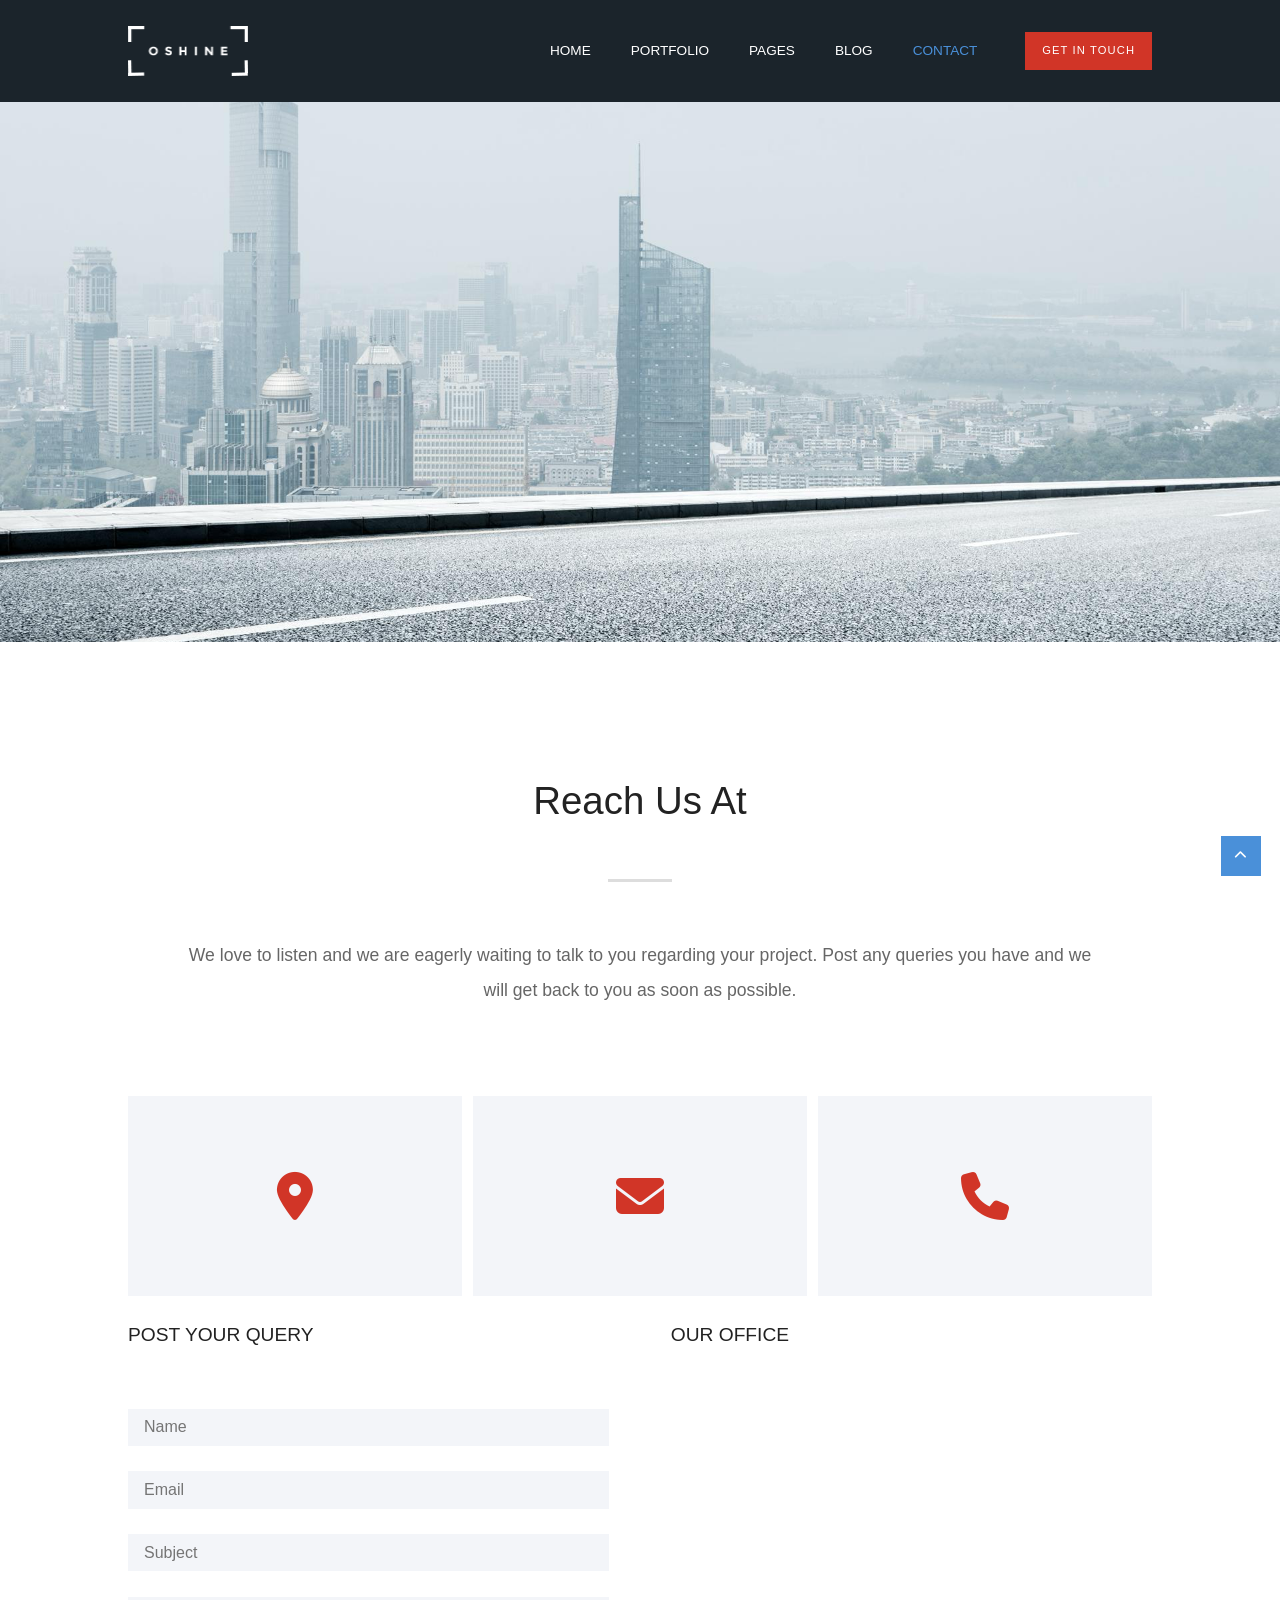
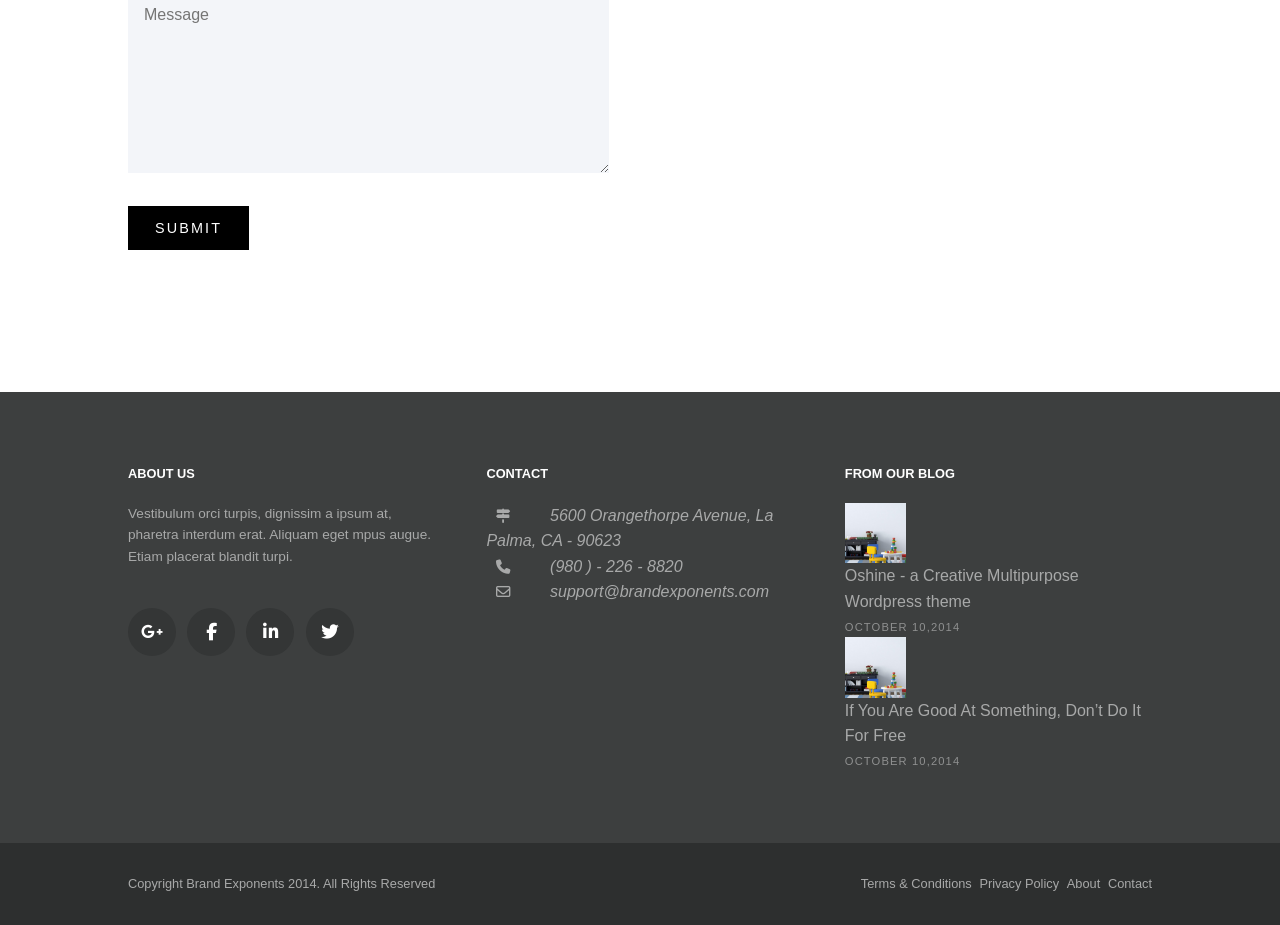
<file: contato.html>
<!DOCTYPE html>
<html lang="en">
<head>
    <meta charset="UTF-8">
    <meta name="viewport" content="width=device-width, initial-scale=1.0">
    <title>Contact Oshine Version 9</title>
    <link rel="stylesheet" href="https://cdnjs.cloudflare.com/ajax/libs/font-awesome/6.5.1/css/all.min.css">
    <link rel="stylesheet" href="Assets/style.css">
</head>
<body>

    <header class="cabecalho">
        <a class="logo" href="home.html">
            <img src="Assets/imgs/Logo.Branco.png" alt="Oshine - Version 9">
        </a>

        <nav class="menu" >
            <ul>
                <li><a href="home.html">Home</a></li>
                <li><a href="portfolio.html">Portfolio</a></li>
                <li><a href="#">Pages</a></li>
                <li><a href="#">Blog</a></li>
                <li><a href="contato.html" class="ativo">Contact</a></li>
            </ul>
        </nav>

        <a class="botao-contato" href="#contato">Get in touch</a>
    </header>


    <main>

        <section class="imagem-contato">
            <img src="Assets/imgs/foto23.png" alt="">
        </section>


        <section class="contato-intro">
            <h1>Reach Us At</h1>
            <hr>
            <p>We love to listen and we are eagerly waiting to talk to you regarding your project. Post any queries you have and we will get back to you as soon as possible.</p>

            <div class="dados-contato">
                <a class="caixa-contato" href="#" title="66 Nicholson Street, New England, NY 16589">
                    <i class="fa-solid fa-location-dot"></i>
                </a>
                <a class="caixa-contato" href="mailto:support@brandexponents.com" title="support@brandexponents.com">
                    <i class="fa-solid fa-envelope"></i>
                </a>
                <a class="caixa-contato" href="tel:+0012345678" title="+001-234-5678">
                    <i class="fa-solid fa-phone"></i>
                </a>
            </div>
        </section>


        <section class="contato-corpo">

            <form class="formulario" action="#" method="post">
                <h2>Post Your Query</h2>

                <div class="campo">
                    <input type="text" name="nome" placeholder="Name">
                </div>

                <div class="campo">
                    <input type="email" name="email" placeholder="Email">
                </div>

                <div class="campo">
                    <input type="text" name="assunto" placeholder="Subject">
                </div>

                <div class="campo">
                    <textarea name="mensagem" placeholder="Message"></textarea>
                </div>

                <button class="botao botao-preto" type="submit">Submit</button>
            </form>

            <div class="escritorio">
                <h2>Our Office</h2>
<iframe class="mapa" src="https://www.google.com/maps?q=Hidalgo+775,+C1405BCK+Ciudad+Autonoma+de+Buenos+Aires&output=embed" title="Map of our office" loading="lazy"></iframe>            </div>

        </section>

    </main>


    <footer class="rodape" id="contato">
 
        <div class="rodape-colunas">
 
            <section class="coluna">
                <h3>About us</h3>
                <p>Vestibulum orci turpis, dignissim a ipsum at, pharetra interdum erat. Aliquam eget mpus augue. Etiam placerat blandit turpi.</p>
                <ul class="redes">
                    <li><a href="#" title="Google Plus"><i class="fa-brands fa-google-plus-g"></i></a></li>
                    <li><a href="#" title="Facebook"><i class="fa-brands fa-facebook-f"></i></a></li>
                    <li><a href="#" title="LinkedIn"><i class="fa-brands fa-linkedin-in"></i></a></li>
                    <li><a href="#" title="Twitter"><i class="fa-brands fa-twitter"></i></a></li>
                </ul>
            </section>
 
            <section class="coluna">
                <h3>Contact</h3>
                <address>
                    <section class="contato">
                        <div>
                        <i class="fa-solid fa-signs-post icone"></i>
                    <span>5600 Orangethorpe Avenue, La Palma, CA - 90623</span>
                        </div>
                        <div>
                            <i class="fa-solid fa-phone icone"></i>
                            <span>(980 ) - 226 - 8820</span>
                        </div>
                        <div>
                     <i class="fa-regular fa-envelope icone"></i>
                         <a href="mailto:support@brandexponents.com">support@brandexponents.com</a>
                        </div>
                    </section>
                </address>
            </section>
 
            <section class="coluna">
                <h3>From our blog</h3>
                <section class="blog-lista">
                    <div>
                        <a href="#"><img src="Assets/imgs/foto16.png" alt=""></a>
                        <div>
                     <a href="#">Oshine - a Creative Multipurpose Wordpress theme</a>
                     <p>October 10,2014</p>
                        </div>
                    </div>
                    <div>
                        <a href="#"><img src="Assets/imgs/foto16.png" alt=""></a>
                        <div>
                      <a href="#">If You Are Good At Something, Don’t Do It For Free</a>
                     <p>October 10,2014</p>
                        </div>
                    </div>
                </section>
            </section>
 
        </div>
 
        <div class="rodape-final">
            <p>Copyright Brand Exponents 2014. All Rights Reserved</p>
            <nav >
                <ul>
                    <li><a href="#">Terms &amp; Conditions</a></li>
                    <li><a href="#">Privacy Policy</a></li>
                    <li><a href="#">About</a></li>
                    <li><a href="#">Contact</a></li>
                </ul>
            </nav>
        </div>
 
        <a class="topo" href="#" title="Voltar ao topo"><i class="fa-solid fa-chevron-up"></i></a>
 
    </footer>

</body>
</html>
</file>
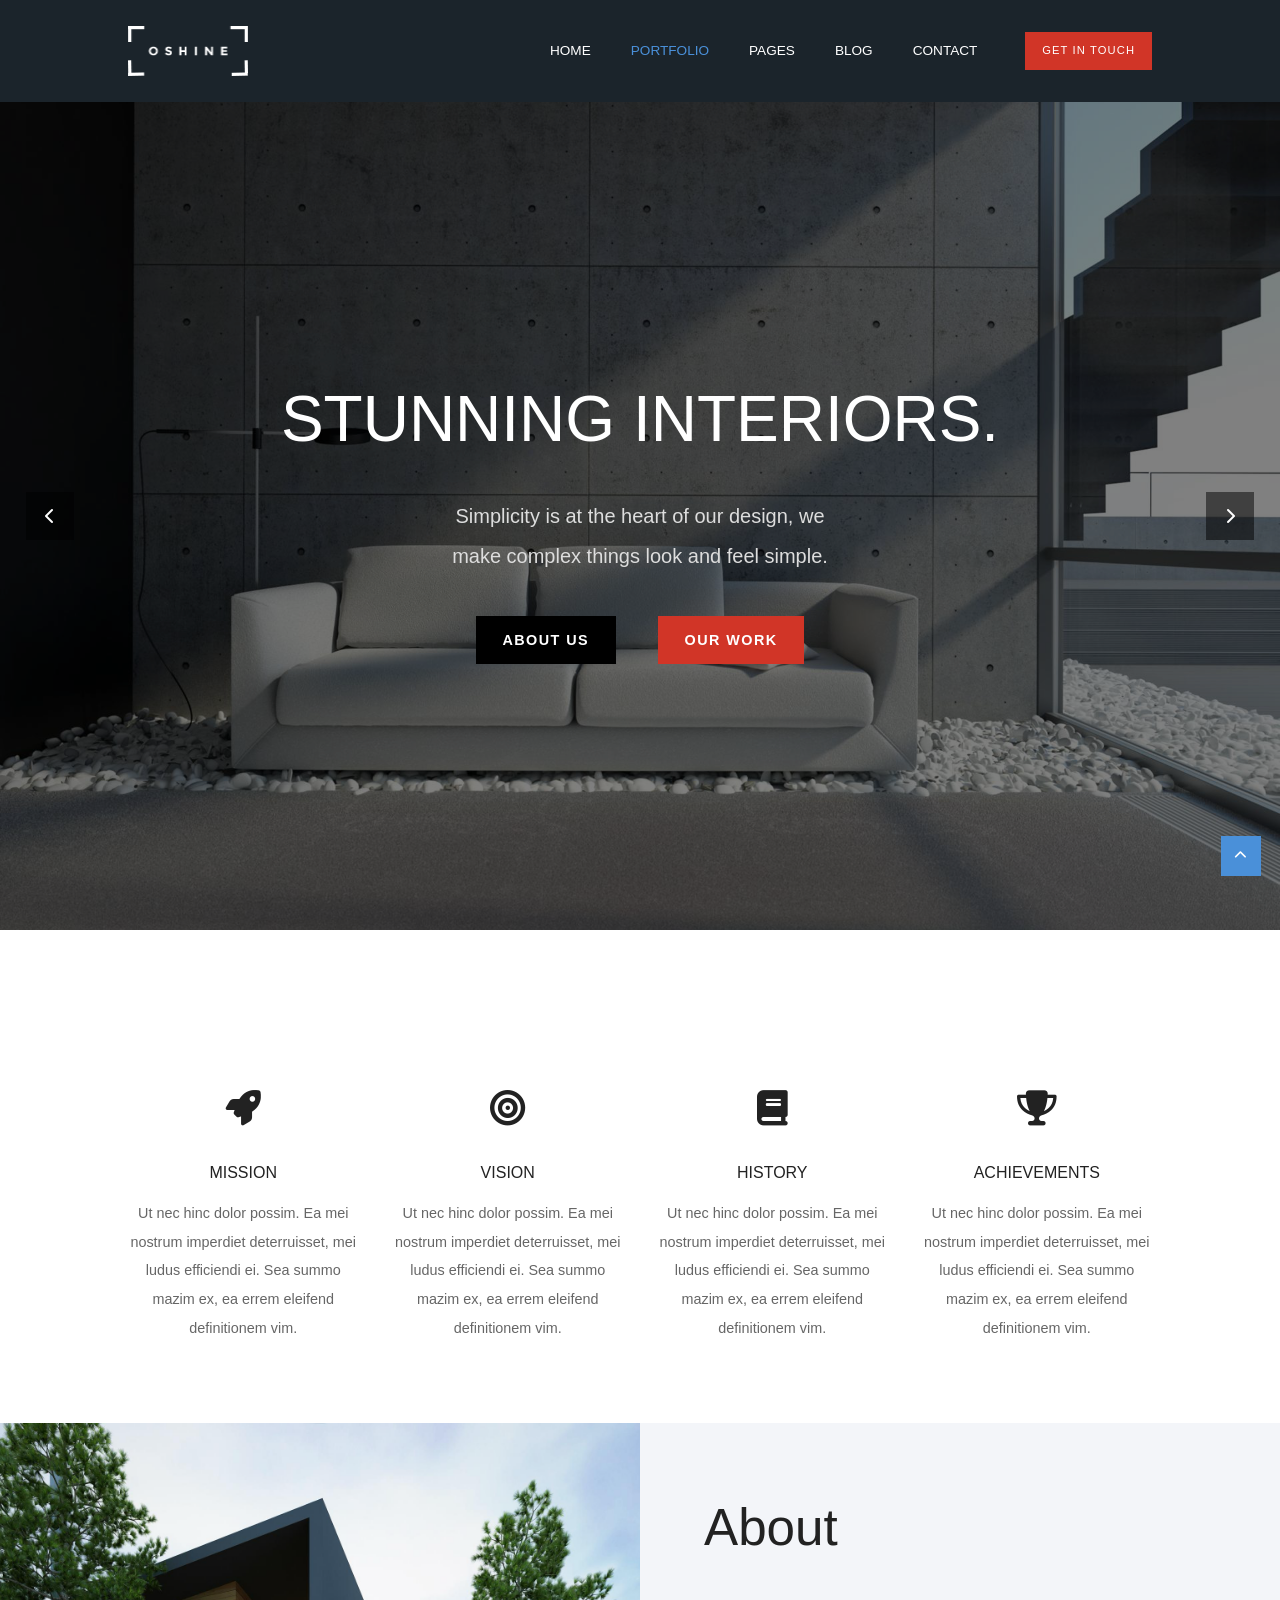
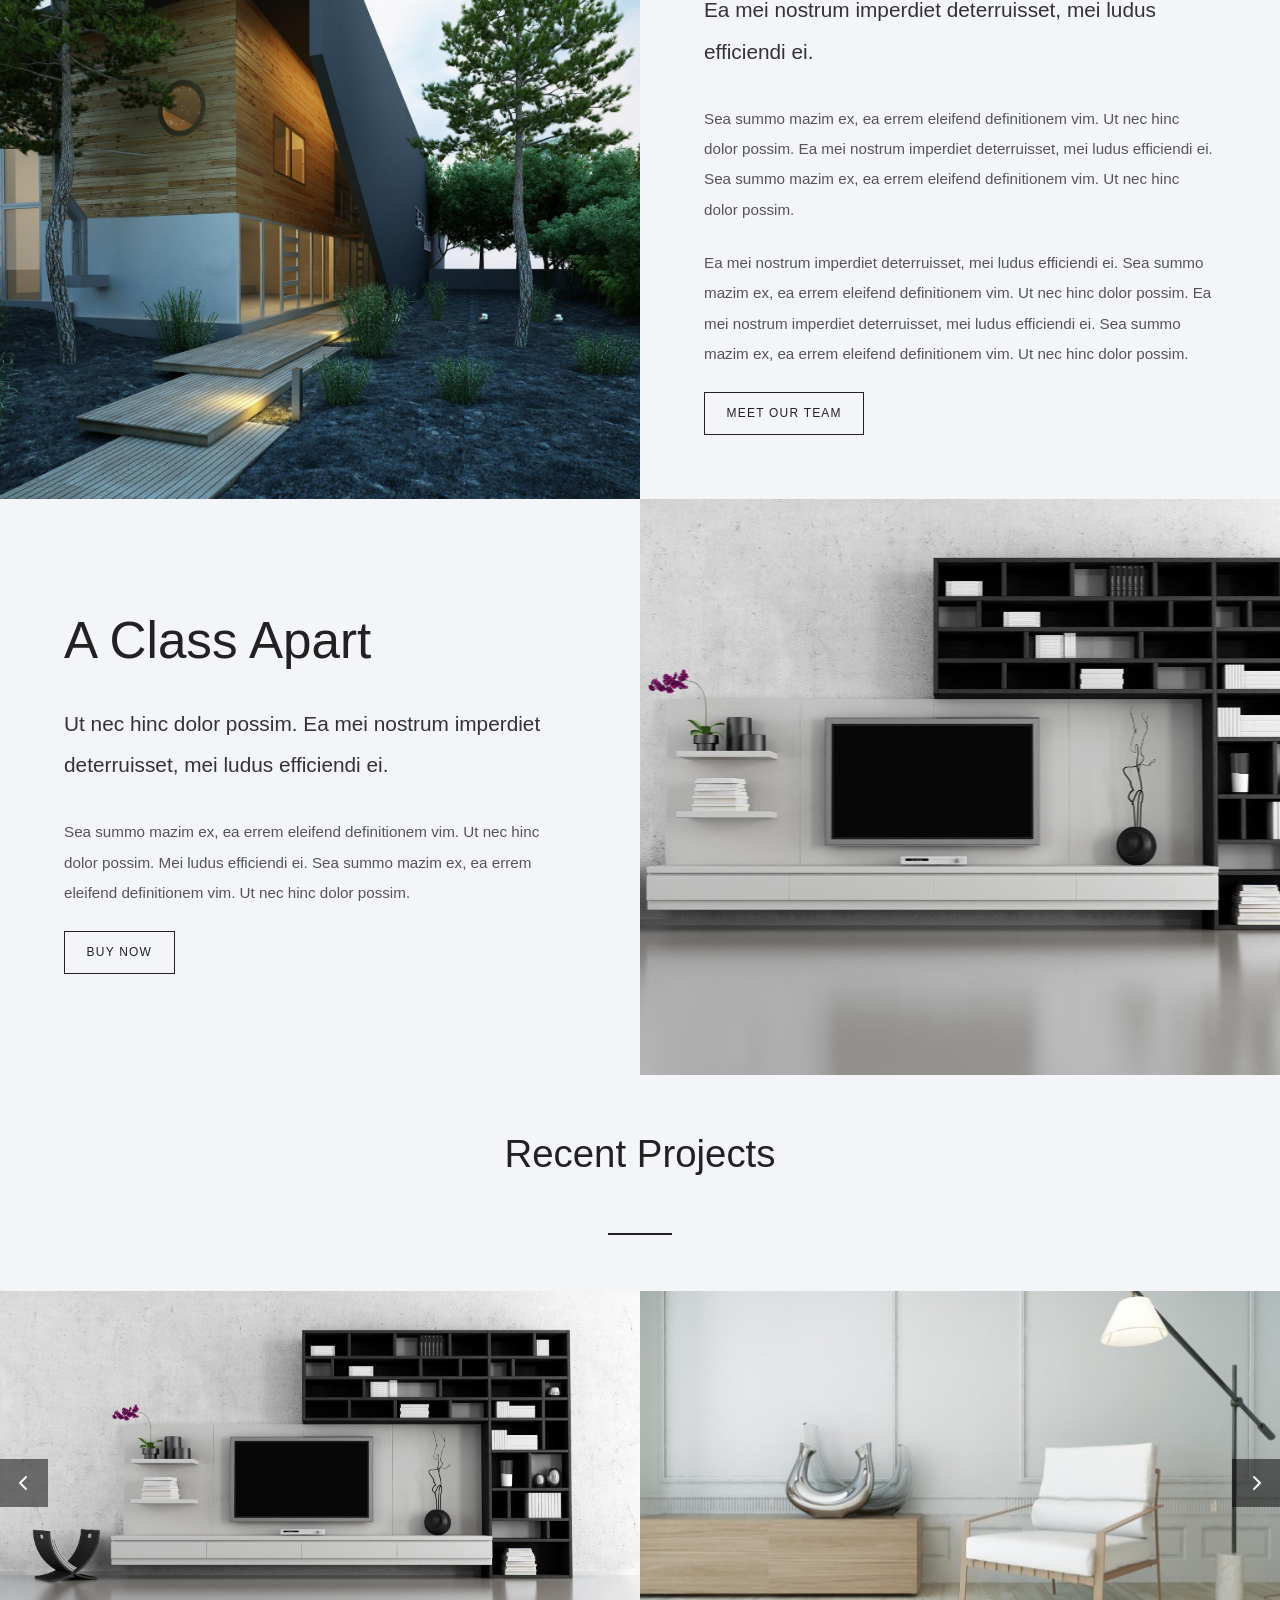
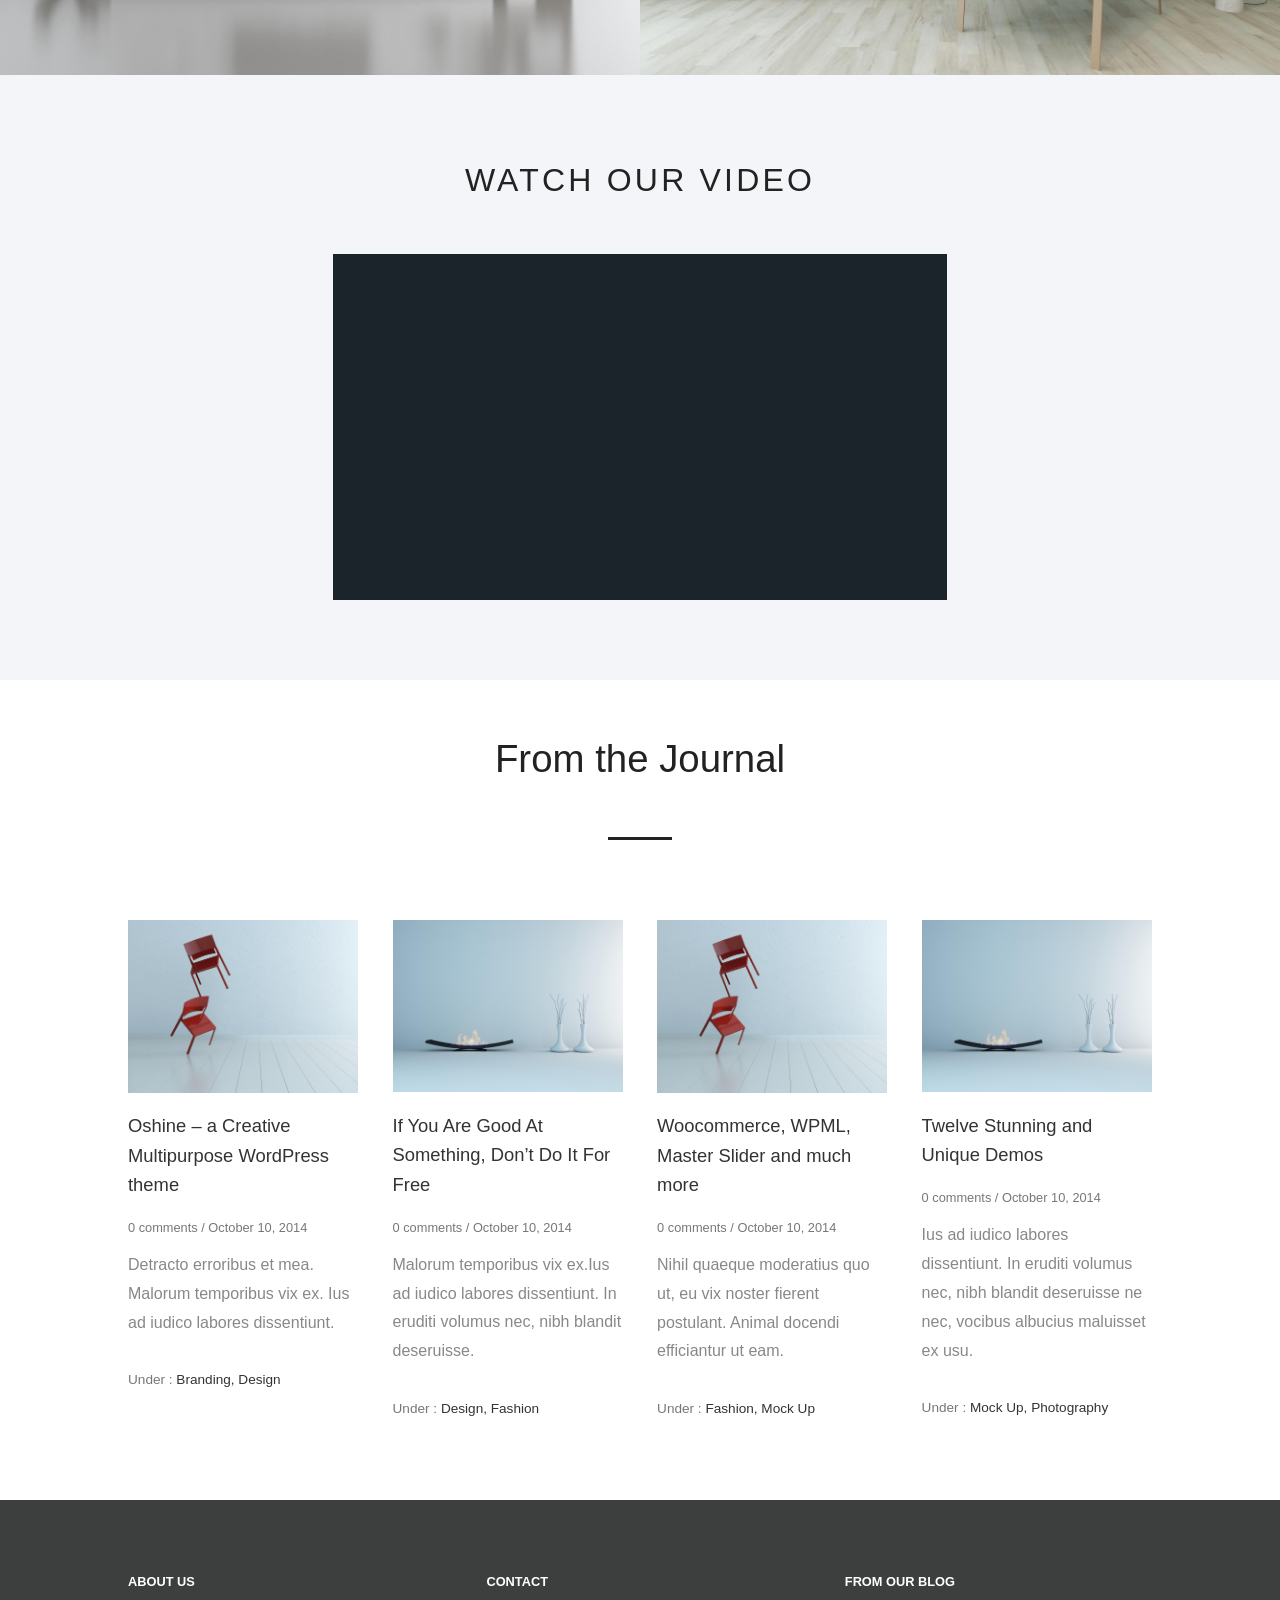
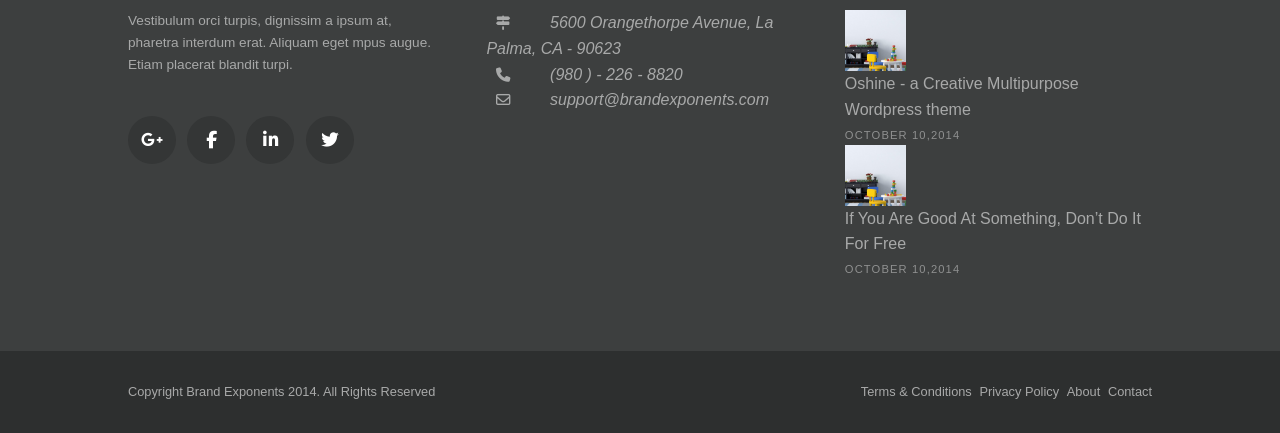
<file: home.html>
<!DOCTYPE html>
<html lang="en">
<head>
    <meta charset="UTF-8">
    <meta name="viewport" content="width=device-width, initial-scale=1.0">
    <title>Home Oshine Version 9</title>
    <link rel="stylesheet" href="https://cdnjs.cloudflare.com/ajax/libs/font-awesome/6.5.1/css/all.min.css">
    <link rel="stylesheet" href="Assets/style.css">
</head>
<body>

    <header class="cabecalho">
        <a class="logo" href="home.html">
            <img src="Assets/imgs/Logo.Branco.png" alt="Oshine - Version 9"> </a>

        <nav class="menu">
            <ul>
                <li><a href="home.html">Home</a></li>
                <li><a href="portfolio.html" class="ativo">Portfolio</a></li>
                <li><a href="#">Pages</a></li>
                <li><a href="#">Blog</a></li>
                <li><a href="#">Contact</a></li>
            </ul>
        </nav>

        <a class="botao-contato" href="#contato">Get in touch</a>
    </header>


    <main>

        <section class="hero">
            <img class="fundo" id="fundo-hero" src="Assets/imgs/foto17.png" alt="">

            <button class="seta seta-esquerda" id="seta-anterior"><i class="fa-solid fa-chevron-left"></i></button>
            <button class="seta seta-direita" id="seta-proxima"><i class="fa-solid fa-chevron-right"></i></button>

            <div class="hero-texto">
                <h1>Stunning Interiors.</h1>
                <p>Simplicity is at the heart of our design, we make complex things look and feel simple.</p>
                <div class="hero-botoes">
                    <a class="botao botao-preto" href="#sobre">About Us</a>
                    <a class="botao botao-vermelho" href="#projetos">Our Work</a>
                </div>
            </div>
        </section>


        <section class="destaques">

            <div class="destaque">
                <i class="fa-solid fa-rocket"></i> <!--font awesome-->
                <h2>Mission</h2>
                <p>Ut nec hinc dolor possim. Ea mei nostrum imperdiet deterruisset, mei ludus efficiendi ei. Sea summo mazim ex, ea errem eleifend definitionem vim.</p>
            </div>

            <div class="destaque">
                <i class="fa-solid fa-bullseye"></i>
                <h2>Vision</h2>
                <p>Ut nec hinc dolor possim. Ea mei nostrum imperdiet deterruisset, mei ludus efficiendi ei. Sea summo mazim ex, ea errem eleifend definitionem vim.</p>
            </div>

            <div class="destaque">
                <i class="fa-solid fa-book"></i>
                <h2>History</h2>
                <p>Ut nec hinc dolor possim. Ea mei nostrum imperdiet deterruisset, mei ludus efficiendi ei. Sea summo mazim ex, ea errem eleifend definitionem vim.</p>
            </div>

            <div class="destaque">
                <i class="fa-solid fa-trophy"></i>
                <h2>Achievements</h2>
                <p>Ut nec hinc dolor possim. Ea mei nostrum imperdiet deterruisset, mei ludus efficiendi ei. Sea summo mazim ex, ea errem eleifend definitionem vim.</p>
            </div>

        </section>


        <section class="sobre" id="sobre">
            <img src="Assets/imgs/foto18.png" alt="Modern house with a wooden facade">
            <div class="painel">
                <h2>About</h2>
                <p class="subtitulo">Ea mei nostrum imperdiet deterruisset, mei ludus efficiendi ei.</p>
                <p>Sea summo mazim ex, ea errem eleifend definitionem vim. Ut nec hinc dolor possim. Ea mei nostrum imperdiet deterruisset, mei ludus efficiendi ei. Sea summo mazim ex, ea errem eleifend definitionem vim. Ut nec hinc dolor possim.</p>
                <p>Ea mei nostrum imperdiet deterruisset, mei ludus efficiendi ei. Sea summo mazim ex, ea errem eleifend definitionem vim. Ut nec hinc dolor possim. Ea mei nostrum imperdiet deterruisset, mei ludus efficiendi ei. Sea summo mazim ex, ea errem eleifend definitionem vim. Ut nec hinc dolor possim.</p>
                <a class="botao botao-escuro" href="#">Meet our team</a>
            </div>
        </section>


        <section class="diferencial">
            <div class="painel">
                <h2>A Class Apart</h2>
                <p class="subtitulo">Ut nec hinc dolor possim. Ea mei nostrum imperdiet deterruisset, mei ludus efficiendi ei.</p>
                <p>Sea summo mazim ex, ea errem eleifend definitionem vim. Ut nec hinc dolor possim. Mei ludus efficiendi ei. Sea summo mazim ex, ea errem eleifend definitionem vim. Ut nec hinc dolor possim.</p>
                <a class="botao botao-escuro" href="#">Buy Now</a>
            </div>
            <img src="Assets/imgs/foto19.png" alt="A Class Apart">
        </section>


        <section class="projetos" id="projetos">
            <h2>Recent Projects</h2>
            <hr>

            <div class="carrossel">
                <a href="#">
                    <img id="projeto-1" src="Assets/imgs/foto19.png" alt="Recent project">
                </a>
                <a href="#">
                    <img id="projeto-2" src="Assets/imgs/foto20.png" alt="Recent project">
                </a>

                <button class="seta seta-esquerda" id="projetos-anterior"><i class="fa-solid fa-chevron-left"></i></button>
                <button class="seta seta-direita" id="projetos-proxima"><i class="fa-solid fa-chevron-right"></i></button>
            </div>
        </section>


        <section class="video">
            <h2>Watch our Video</h2>
            <div class="video-caixa"> <!--REVISAR COMO AGREGAR VIDEO!-->
            </div>
        </section>


        <section class="diario">
            <h2>From the Journal</h2>
            <hr>

            <section class="posts">

                <div class="post">
                    <a href="#"><img src="Assets/imgs/foto21.png" alt="Oshine – a Creative Multipurpose WordPress theme"></a>
                    <h3><a href="#">Oshine – a Creative Multipurpose WordPress theme</a></h3>
                    <p class="post-info">0 comments / October 10, 2014</p>
                    <p class="resumo">Detracto erroribus et mea. Malorum temporibus vix ex. Ius ad iudico labores dissentiunt.</p>
                    <p class="categorias">Under : <span>Branding, Design</span></p>
                </div>

                <div class="post">
                    <a href="#"><img src="Assets/imgs/Oshine-a creative.jpg" alt="If You Are Good At Something, Don’t Do It For Free"></a>
                    <h3><a href="#">If You Are Good At Something, Don’t Do It For Free</a></h3>
                    <p class="post-info">0 comments / October 10, 2014</p>
                    <p class="resumo">Malorum temporibus vix ex.Ius ad iudico labores dissentiunt. In eruditi volumus nec, nibh blandit deseruisse.</p>
                    <p class="categorias">Under : <span>Design, Fashion</span></p>
                </div>

                <div class="post">
                    <a href="#"><img src="Assets/imgs/foto21.png" alt="Woocommerce, WPML, Master Slider and much more"></a>
                    <h3><a href="#">Woocommerce, WPML, Master Slider and much more</a></h3>
                    <p class="post-info">0 comments / October 10, 2014</p>
                    <p class="resumo">Nihil quaeque moderatius quo ut, eu vix noster fierent postulant. Animal docendi efficiantur ut eam.</p>
                    <p class="categorias">Under : <span>Fashion, Mock Up</span></p>
                </div>

                <div class="post">
                    <a href="#"><img src="Assets/imgs/Oshine-a creative.jpg" alt="Twelve Stunning and Unique Demos"></a>
                    <h3><a href="#">Twelve Stunning and Unique Demos</a></h3>
                    <p class="post-info">0 comments / October 10, 2014</p>
                    <p class="resumo">Ius ad iudico labores dissentiunt. In eruditi volumus nec, nibh blandit deseruisse ne nec, vocibus albucius maluisset ex usu.</p>
                    <p class="categorias">Under : <span>Mock Up, Photography</span></p>
                </div>

            </section>
        </section>

    </main>


    <footer class="rodape" id="contato">
 
        <div class="rodape-colunas">
 
            <section class="coluna">
                <h3>About us</h3>
                <p>Vestibulum orci turpis, dignissim a ipsum at, pharetra interdum erat. Aliquam eget mpus augue. Etiam placerat blandit turpi.</p>
                <ul class="redes">
                    <li><a href="#" title="Google Plus"><i class="fa-brands fa-google-plus-g"></i></a></li>
                    <li><a href="#" title="Facebook"><i class="fa-brands fa-facebook-f"></i></a></li>
                    <li><a href="#" title="LinkedIn"><i class="fa-brands fa-linkedin-in"></i></a></li>
                    <li><a href="#" title="Twitter"><i class="fa-brands fa-twitter"></i></a></li>
                </ul>
            </section>
 
            <section class="coluna">
                <h3>Contact</h3>
                <address>
                    <section class="contato">
                <div>
                      <i class="fa-solid fa-signs-post icone"></i>
                        <span>5600 Orangethorpe Avenue, La Palma, CA - 90623</span>
                 </div>
                 <div>
                    <i class="fa-solid fa-phone icone"></i>
                  <span>(980 ) - 226 - 8820</span>
                    </div>
                <div>
                    <i class="fa-regular fa-envelope icone"></i>
                            <a href="mailto:support@brandexponents.com">support@brandexponents.com</a>
                        </div>
                 </section>
                </address>
            </section>
 
            <section class="coluna">
                <h3>From our blog</h3>
                <section class="blog-lista">
                    <div>
                        <a href="#"><img src="Assets/imgs/foto16.png" alt=""></a>
                        <div>
      <a href="#">Oshine - a Creative Multipurpose Wordpress theme</a>
               <p>October 10,2014</p>
                        </div>
                  </div>
                    <div>
                  <a href="#"><img src="Assets/imgs/foto16.png" alt=""></a>
                 <div>
              <a href="#">If You Are Good At Something, Don’t Do It For Free</a>
          <p>October 10,2014</p>
                </div>
                </div>
                </section>
                </section>
 
        </div>
 
        <div class="rodape-final">
            <p>Copyright Brand Exponents 2014. All Rights Reserved</p>
            <nav >
                <ul>
                    <li><a href="#">Terms &amp; Conditions</a></li>
                    <li><a href="#">Privacy Policy</a></li>
                    <li><a href="#">About</a></li>
                    <li><a href="#">Contact</a></li>
                </ul>
            </nav>
        </div>
 
        <a class="topo" href="#" title="Voltar ao topo"><i class="fa-solid fa-chevron-up"></i></a>
 
    </footer>

    <script>
        let imagens = ["Assets/imgs/foto17.png", "Assets/imgs/foto18.png", "Assets/imgs/foto19.png"];
        let numero = 0; // 0 = primeira imagem da lista

        let fundo = document.getElementById("fundo-hero");
        let botaoAnterior = document.getElementById("seta-anterior");
        let botaoProxima = document.getElementById("seta-proxima");

        function proxima() {
            numero = numero + 1;
            if (numero == imagens.length) {
                numero = 0; // chegou no fim, volta para a primeira
            }
            fundo.src = imagens[numero];
        }

        function anterior() {
            numero = numero - 1;
            if (numero < 0) {
                numero = imagens.length - 1; // estava na primeira, vai para a última
            }
            fundo.src = imagens[numero];
        }

        botaoProxima.addEventListener("click", proxima);
        botaoAnterior.addEventListener("click", anterior);


        let projetos = ["Assets/imgs/foto19.png", "Assets/imgs/foto20.png", "Assets/imgs/foto21.png", "Assets/imgs/foto17.png"];
        let posicao = 0; // posição da imagem da esquerda

        let projeto1 = document.getElementById("projeto-1");
        let projeto2 = document.getElementById("projeto-2");
        let projetosAnterior = document.getElementById("projetos-anterior");
        let projetosProxima = document.getElementById("projetos-proxima");

        function proximosProjetos() {
            posicao = posicao + 2;
            if (posicao == projetos.length) {
                posicao = 0;
            }
            projeto1.src = projetos[posicao];
            projeto2.src = projetos[posicao + 1];
        }

        function projetosAnteriores() {
            posicao = posicao - 2;
            if (posicao < 0) {
                posicao = projetos.length - 2;
            }
            projeto1.src = projetos[posicao];
            projeto2.src = projetos[posicao + 1];
        }

        projetosProxima.addEventListener("click", proximosProjetos);
        projetosAnterior.addEventListener("click", projetosAnteriores);
    </script>
</body>
</html>
</file>
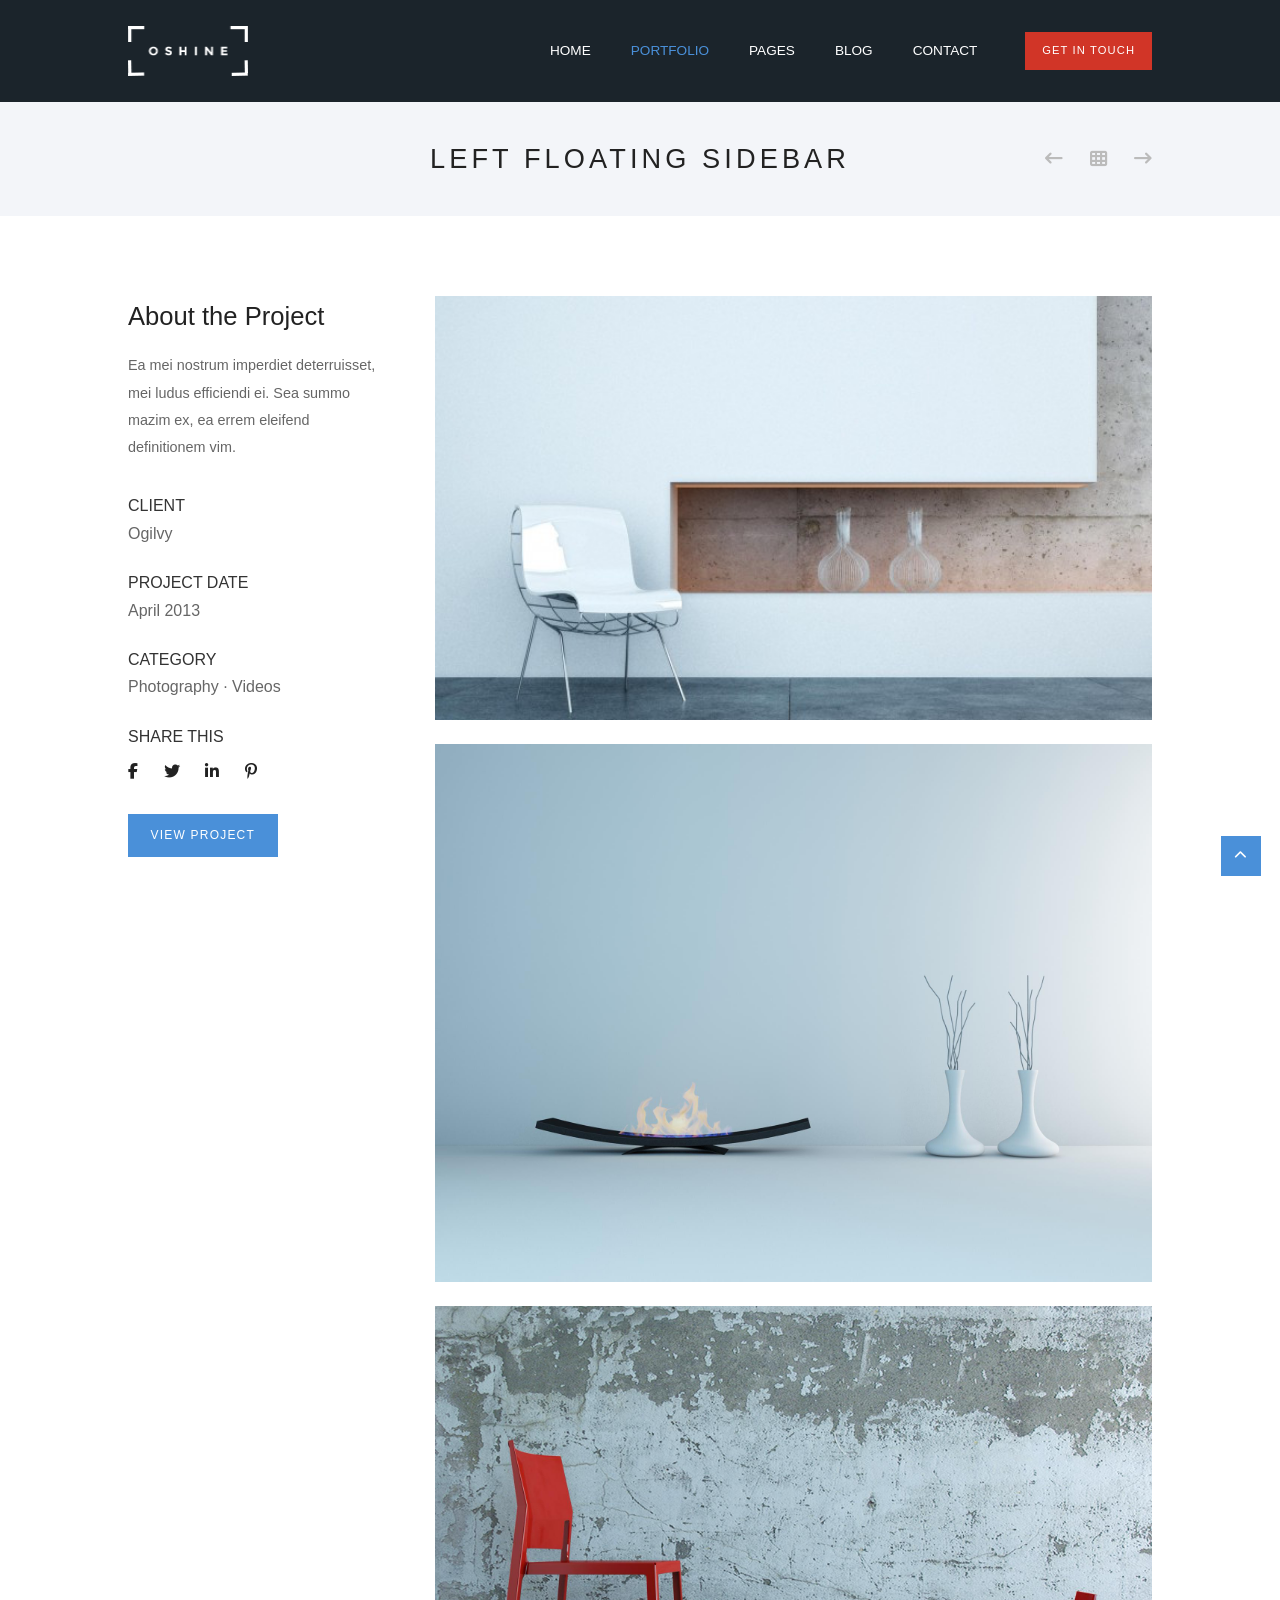
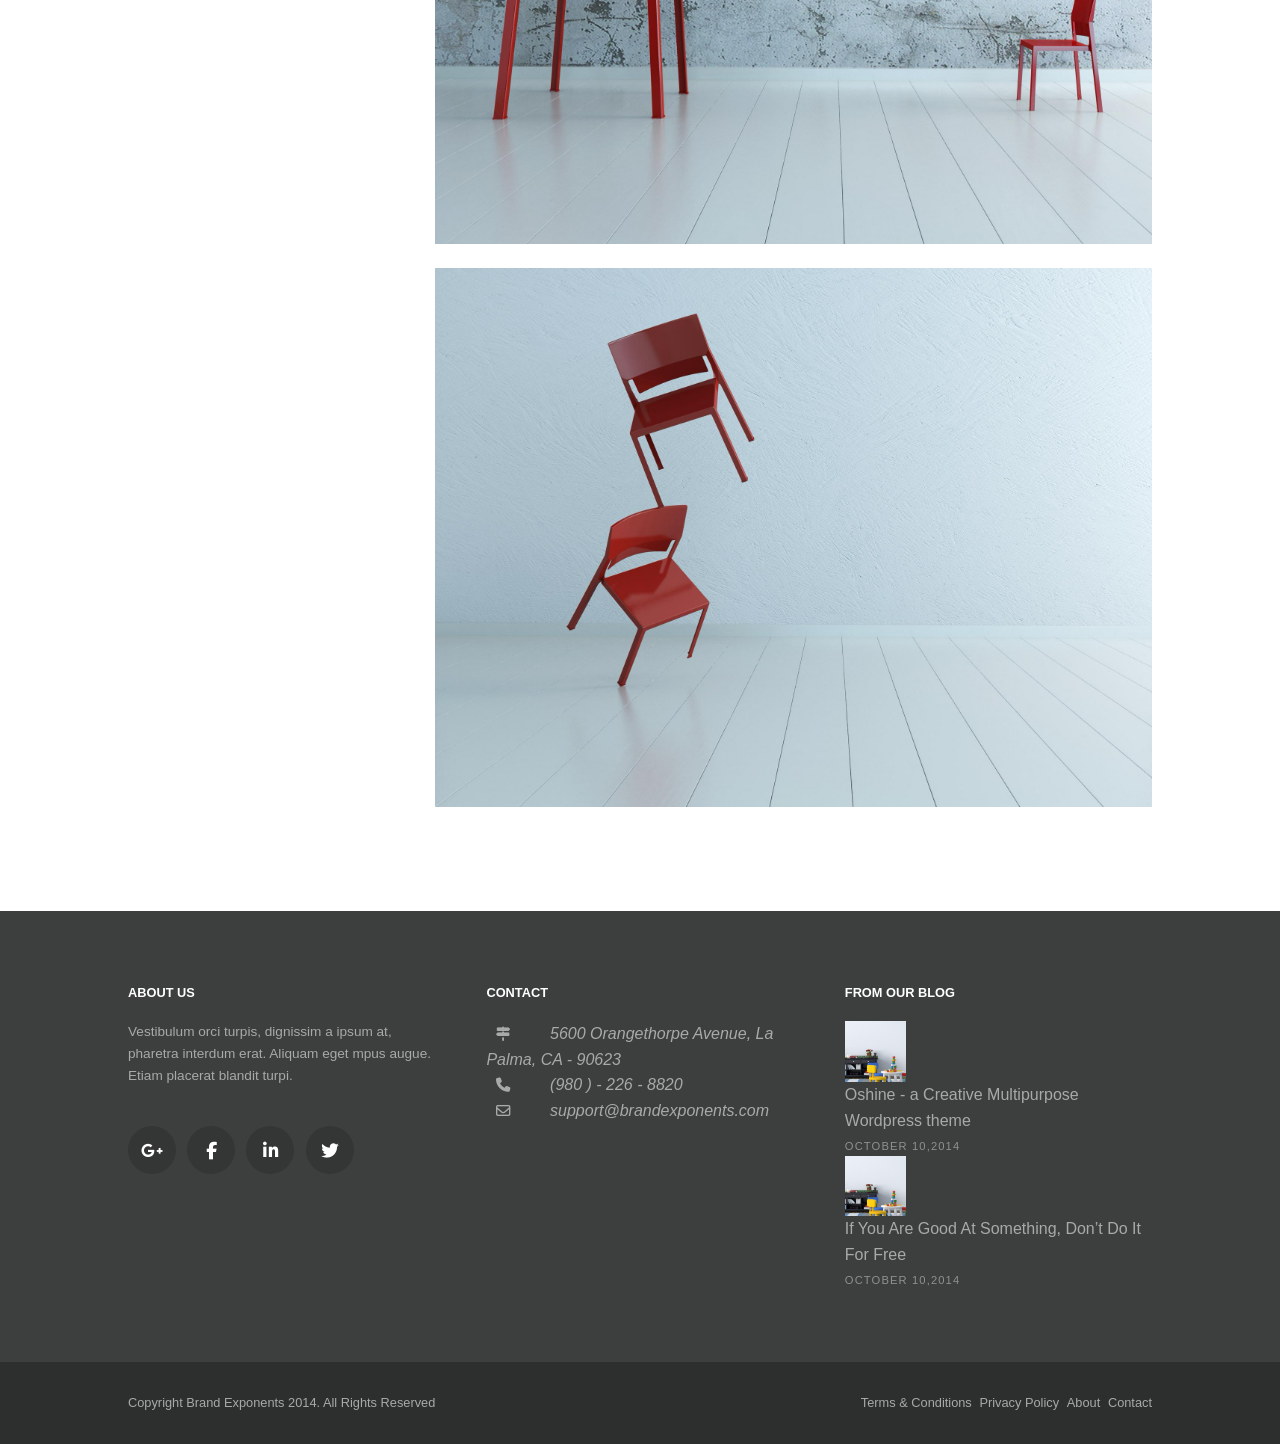
<file: portfolio-details.html>
<!DOCTYPE html>
<html lang="en">
<head>
    <meta charset="UTF-8">
    <meta name="viewport" content="width=device-width, initial-scale=1.0">
    <title>Left Floating Sidebar Oshine Version 9</title>
    <link rel="stylesheet" href="https://cdnjs.cloudflare.com/ajax/libs/font-awesome/6.5.1/css/all.min.css">
    <link rel="stylesheet" href="Assets/style.css">
</head>
<body>

    <header class="cabecalho">
        <a class="logo" href="home.html">
            <img src="Assets/imgs/Logo.Branco.png" alt="Oshine - Version 9">
        </a>

        <nav class="menu" >
            <ul>
                <li><a href="home.html">Home</a></li>
                <li><a href="portfolio.html" class="ativo">Portfolio</a></li>
                <li><a href="#">Pages</a></li>
                <li><a href="#">Blog</a></li>
                <li><a href="#">Contact</a></li>
            </ul>
        </nav>

        <a class="botao-contato" href="#contato">Get in touch</a>
    </header>


    <main>

        <section class="titulo-projeto">
            <h1 id="titulo">Left Floating Sidebar</h1>
            <div class="navegacao-projeto">
                <a href="#" id="seta-esquerda"><i class="fa-solid fa-arrow-left-long"></i></a>
                <a href="portfolio.html" title="All projects"><i class="fa-solid fa-table-cells"></i></a>
                <a href="#" id="seta-direita"><i class="fa-solid fa-arrow-right-long"></i></a>
            </div>
        </section>


        <section class="projeto" id="projeto">

            <div class="projeto-info">
                <h2 id="subtitulo">About the Project</h2>
                <p class="descricao">Ea mei nostrum imperdiet deterruisset, mei ludus efficiendi ei. Sea summo mazim ex, ea errem eleifend definitionem vim.</p>

                <div class="detalhe">
                    <h3>Client</h3>
                    <p id="cliente">Ogilvy</p>
                </div>

                <div class="detalhe">
                    <h3>Project Date</h3>
                    <p id="data">April 2013</p>
                </div>

                <div class="detalhe">
                    <h3>Category</h3>
                    <p id="categoria">Photography · Videos</p>
                </div>

                <div class="detalhe">
                    <h3>Share This</h3>
                    <div class="compartilhar">
                        <a href="#" title="Facebook"><i class="fa-brands fa-facebook-f"></i></a>
                        <a href="#" title="Twitter"><i class="fa-brands fa-twitter"></i></a>
                        <a href="#" title="LinkedIn"><i class="fa-brands fa-linkedin-in"></i></a>
                        <a href="#" title="Pinterest"><i class="fa-brands fa-pinterest-p"></i></a>
                    </div>
                </div>

                <a class="botao" href="#">View Project</a>
            </div>

            <div class="projeto-galeria">
                <img id="foto" src="Assets/imgs/foto3.png" alt="Left Floating Sidebar, image 1">
                <img class="extra" src="Assets/imgs/Oshine-a creative.jpg" alt="Left Floating Sidebar, image 2">
                <img class="extra" src="Assets/imgs/foto22.png" alt="Left Floating Sidebar, image 3">
                <img class="extra" src="Assets/imgs/foto21.png" alt="Left Floating Sidebar, image 4">
            </div>

        </section>

    </main>


    <footer class="rodape" id="contato">
 
        <div class="rodape-colunas">
 
            <section class="coluna">
                <h3>About us</h3>
                <p>Vestibulum orci turpis, dignissim a ipsum at, pharetra interdum erat. Aliquam eget mpus augue. Etiam placerat blandit turpi.</p>
                <ul class="redes">
                    <li><a href="#" title="Google Plus"><i class="fa-brands fa-google-plus-g"></i></a></li>
                    <li><a href="#" title="Facebook"><i class="fa-brands fa-facebook-f"></i></a></li>
                    <li><a href="#" title="LinkedIn"><i class="fa-brands fa-linkedin-in"></i></a></li>
                    <li><a href="#" title="Twitter"><i class="fa-brands fa-twitter"></i></a></li>
                </ul>
            </section>
 
            <section class="coluna">
                <h3>Contact</h3>
                <address>
                    <section class="contato">
                        <div>
                            <i class="fa-solid fa-signs-post icone"></i>
                            <span>5600 Orangethorpe Avenue, La Palma, CA - 90623</span>
                        </div>
                        <div>
                            <i class="fa-solid fa-phone icone"></i>
                            <span>(980 ) - 226 - 8820</span>
                        </div>
                        <div>
                            <i class="fa-regular fa-envelope icone"></i>
                            <a href="mailto:support@brandexponents.com">support@brandexponents.com</a>
                        </div>
                    </section>
                </address>
            </section>
 
            <section class="coluna">
                <h3>From our blog</h3>
                <section class="blog-lista">
                    <div>
                        <a href="#"><img src="Assets/imgs/foto16.png" alt=""></a>
                        <div>
                            <a href="#">Oshine - a Creative Multipurpose Wordpress theme</a>
                            <p>October 10,2014</p>
                        </div>
                    </div>
                    <div>
                        <a href="#"><img src="Assets/imgs/foto16.png" alt=""></a>
                        <div>
                            <a href="#">If You Are Good At Something, Don’t Do It For Free</a>
                            <p>October 10,2014</p>
                        </div>
                    </div>
                </section>
            </section>
 
        </div>
 
        <div class="rodape-final">
            <p>Copyright Brand Exponents 2014. All Rights Reserved</p>
            <nav >
                <ul>
                    <li><a href="#">Terms &amp; Conditions</a></li>
                    <li><a href="#">Privacy Policy</a></li>
                    <li><a href="#">About</a></li>
                    <li><a href="#">Contact</a></li>
                </ul>
            </nav>
        </div>
 
        <a class="topo" href="#" title="Voltar ao topo"><i class="fa-solid fa-chevron-up"></i></a>
 
    </footer>

    <script>

        let titulos = ["Left Floating Sidebar", "Sidebar Slider"];
        let subtitulos = ["About the Project", "Stylish Photoshoot"];
        let clientes = ["Ogilvy", "Brand Exponents"];
        let datas = ["April 2013", "23 Sep 2006"];
        let categorias = ["Photography · Videos", "Brochures · Photography"];
        let fotos = ["Assets/imgs/foto3.png", "Assets/imgs/foto4.png"];

        let numero = 0; // projeto que está aparecendo

        let titulo = document.getElementById("titulo");
        let subtitulo = document.getElementById("subtitulo");
        let cliente = document.getElementById("cliente");
        let data = document.getElementById("data");
        let categoria = document.getElementById("categoria");
        let foto = document.getElementById("foto");
        let projeto = document.getElementById("projeto");
        let setaEsquerda = document.getElementById("seta-esquerda");
        let setaDireita = document.getElementById("seta-direita");

        function mostrarProjeto() {
            titulo.textContent = titulos[numero];
            subtitulo.textContent = subtitulos[numero];
            cliente.textContent = clientes[numero];
            data.textContent = datas[numero];
            categoria.textContent = categorias[numero];
            foto.src = fotos[numero];

            if (numero == 1) {
                projeto.classList.add("invertido");
            } else {
                projeto.classList.remove("invertido");
            }
        }

        function proximo(evento) {
            evento.preventDefault(); 
            numero = numero + 1;
            if (numero == titulos.length) {
                numero = 0; // chegou no fim, volta para o primeiro
            }
            mostrarProjeto();
        }

        function anterior(evento) {
            evento.preventDefault();
            numero = numero - 1;
            if (numero < 0) {
                numero = titulos.length - 1; // estava no primeiro, vai para o último
            }
            mostrarProjeto();
        }

        setaDireita.addEventListener("click", proximo);
        setaEsquerda.addEventListener("click", anterior);
    </script>

</body>
</html>
</file>
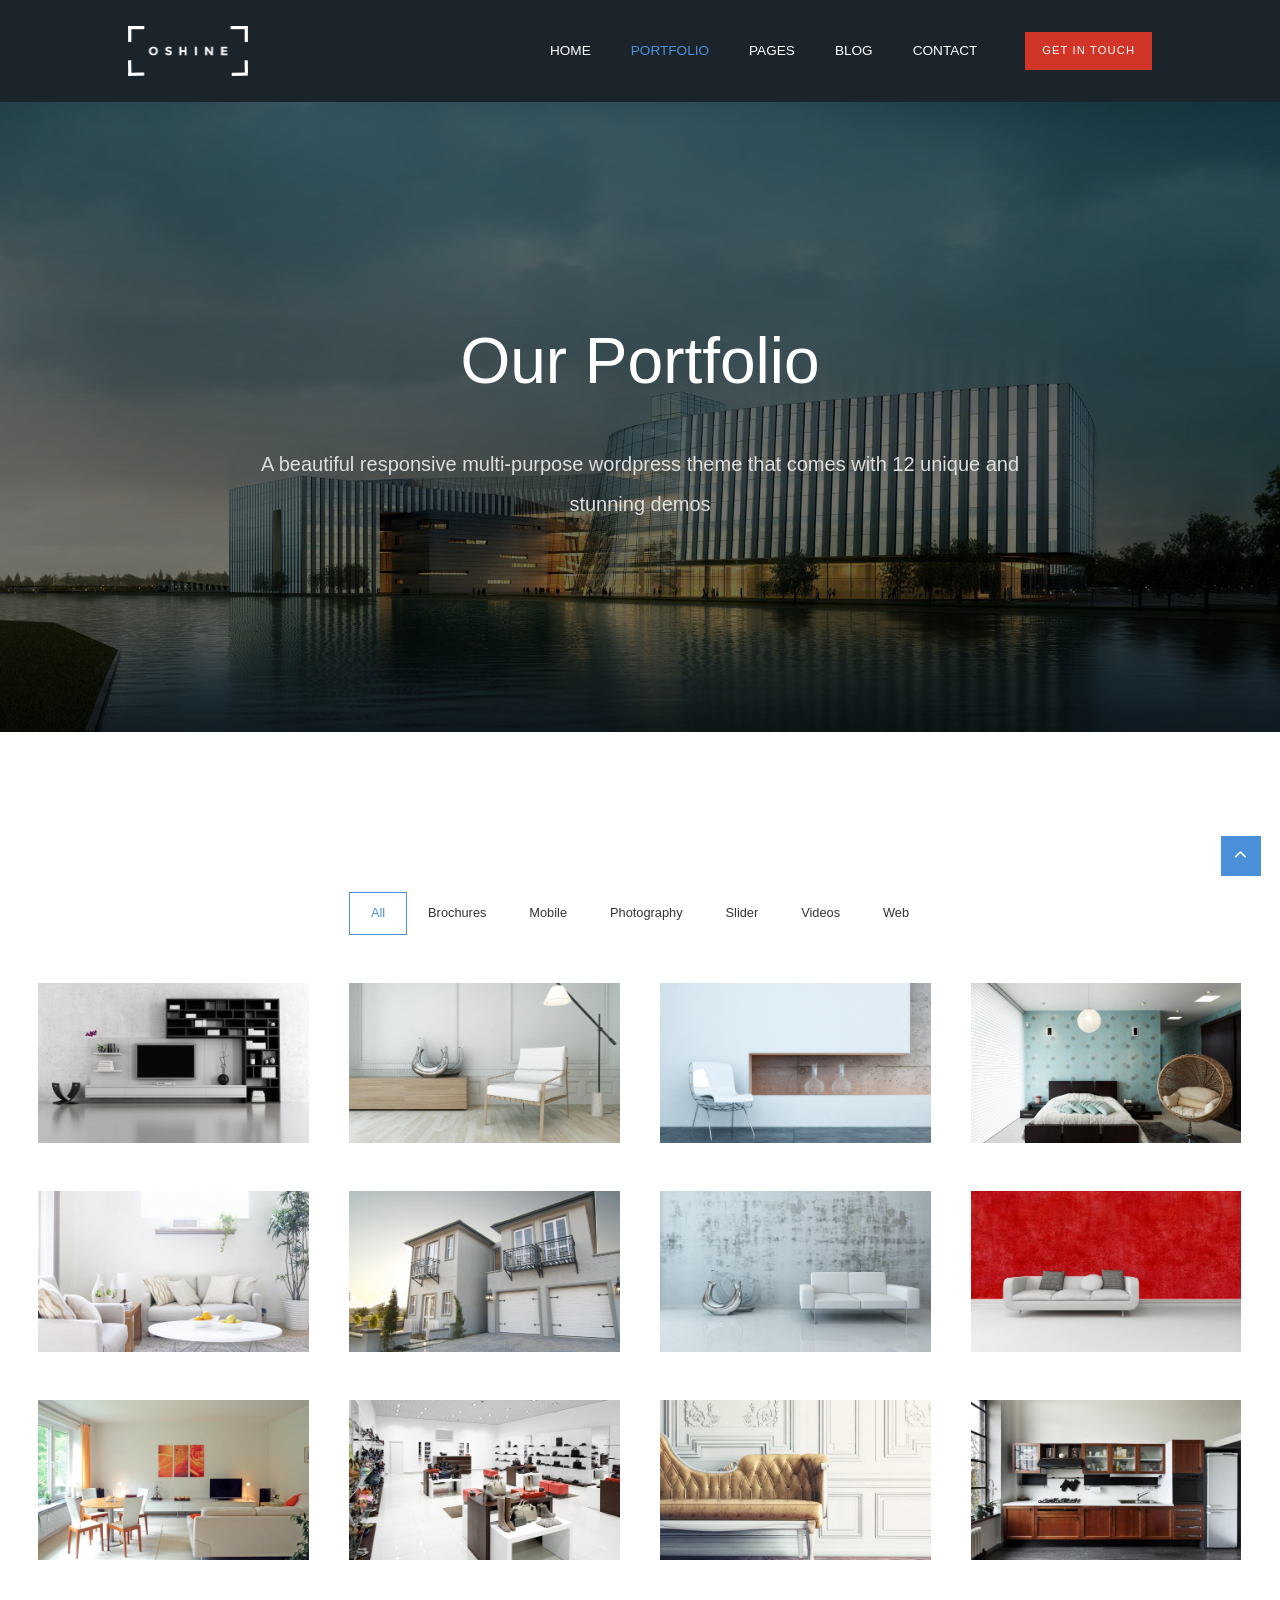
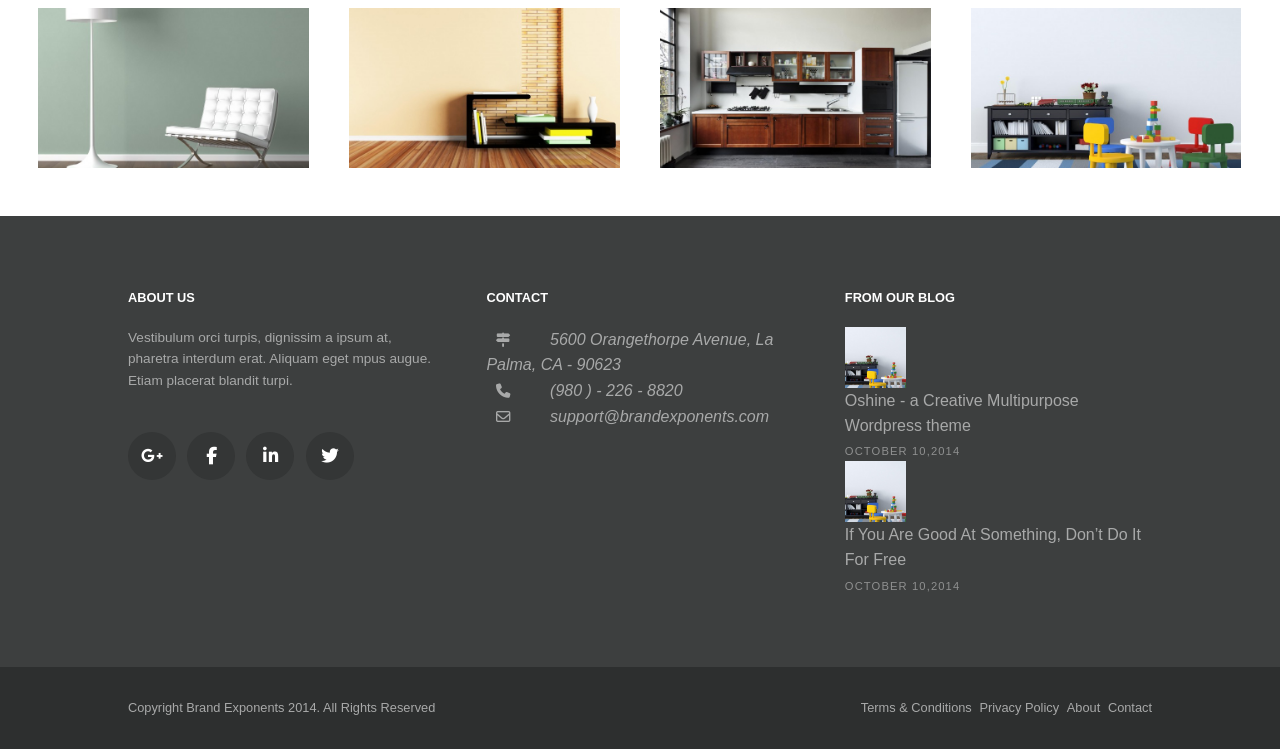
<file: portfolio.html>
<!DOCTYPE html>
<html lang="en">
<head>
    <meta charset="UTF-8">
    <meta name="viewport" content="width=device-width, initial-scale=1.0">
    <title>Portfolio Oshine Version 9</title>
    <link rel="stylesheet" href="https://cdnjs.cloudflare.com/ajax/libs/font-awesome/6.5.1/css/all.min.css">
    <link rel="stylesheet" href="Assets/style.css">
</head>
<body>
    <header class="cabecalho">
        <a class="logo" href="home.html">
            <img src="Assets/imgs/Logo.Branco.png" alt="Oshine - Version 9">
        </a>

        <nav class="menu">
            <ul>
                <li><a href="home.html">Home</a></li>
                <li><a href="portfolio.html" class="ativo">Portfolio</a></li>
                <li><a href="#">Pages</a></li>
                <li><a href="#">Blog</a></li>
                <li><a href="#">Contact</a></li>
            </ul>
        </nav>

        <a class="botao-contato" href="#contato">Get in touch</a>
    </header>


    <main>

        <section class="titulo-pagina">
            <img class="fundo" src="Assets/imgs/PrimeiroFundo.png" alt="">
            <h1>Our Portfolio</h1>
            <p>A beautiful responsive multi-purpose wordpress theme that comes with 12 unique and stunning demos</p>
        </section>


        <section >

            <nav class="filtros" >
                <ul>
                    <li><a class="ativo">All</a></li>
                    <li><a>Brochures</a></li>
                    <li><a>Mobile</a></li>
                    <li><a>Photography</a></li>
                    <li><a>Slider</a></li>
                    <li><a>Videos</a></li>
                    <li><a>Web</a></li>
                </ul>
            </nav>

            <section class="grade">
                
                <div class="item brochures slider">
                        <a href="portfolio-details.html">
                            <img src="Assets/imgs/foto1.png" alt="">
                        </a>

                </div>

                <div class="item brochures photography videos">
                        <a href="portfolio-details.html">
                            <img src="Assets/imgs/foto2.png" alt="">
                        </a>

                </div>

                <div class="item brochures mobile web">
                        <a href="portfolio-details.html">
                            <img src="Assets/imgs/foto3.png" alt="">
                        </a>

                </div>

                <div class="item brochures photography web">
                        <a href="portfolio-details.html">
                            <img src="Assets/imgs/foto4.png" alt="">
                        </a>

                </div>

                <div class="item brochures mobile slider">
                        <a href="portfolio-details.html">
                            <img src="Assets/imgs/foto5.png" alt="">
                        </a>

                </div>

                <div class="item brochures photography videos">
                        <a href="portfolio-details.html">
                            <img src="Assets/imgs/foto6.png" alt="">
                        </a>

                </div>

                <div class="item brochures mobile web">
                        <a href="portfolio-details.html">
                            <img src="Assets/imgs/foto7.png" alt="">
                        </a>

                </div>

                <div class="item brochures photography web">
                        <a href="portfolio-details.html">
                            <img src="Assets/imgs/foto8.png" alt="">
                        </a>

                </div>

                <div class="item mobile slider">
                        <a href="portfolio-details.html">
                            <img src="Assets/imgs/foto9.png" alt="">
                        </a>

                </div>

                <div class="item photography videos">
                        <a href="portfolio-details.html">
                            <img src="Assets/imgs/foto10.png" alt="">
                        </a>

                </div>

                <div class="item mobile web">
                        <a href="portfolio-details.html">
                            <img src="Assets/imgs/foto11.png" alt="">
                        </a>

                </div>

                <div class="item photography web">
                        <a href="portfolio-details.html">
                        <img src="Assets/imgs/foto15.png" alt="">
                        </a>

                </div>

                <div class="item mobile slider">
                        <a href="portfolio-details.html">
                            <img src="Assets/imgs/foto13.png" alt="">
                        </a>

                </div>

                <div class="item videos">
                        <a href="portfolio-details.html">
                            <img src="Assets/imgs/foto14.png" alt="">
                        </a>

                </div>

                <div class="item web">
                        <a href="portfolio-details.html">
                            <img src="Assets/imgs/foto15.png" alt="">
                        </a>

                </div>

                <div class="item web">
                        <a href="portfolio-details.html">
                        <img src="Assets/imgs/foto16.png" alt="">
                        </a>

                </div>

            </section>

        </section>
    </main>


    <footer class="rodape" id="contato">
 
        <div class="rodape-colunas">
 
            <section class="coluna">
                <h3>About us</h3>
                <p>Vestibulum orci turpis, dignissim a ipsum at, pharetra interdum erat. Aliquam eget mpus augue. Etiam placerat blandit turpi.</p>
                <ul class="redes">
                    <li><a href="#" title="Google Plus"><i class="fa-brands fa-google-plus-g"></i></a></li>
                    <li><a href="#" title="Facebook"><i class="fa-brands fa-facebook-f"></i></a></li>
                    <li><a href="#" title="LinkedIn"><i class="fa-brands fa-linkedin-in"></i></a></li>
                    <li><a href="#" title="Twitter"><i class="fa-brands fa-twitter"></i></a></li>
                </ul>
            </section>
 
            <section class="coluna">
                <h3>Contact</h3>
                <address>
                    <section class="contato">
                        <div>
                    <i class="fa-solid fa-signs-post icone"></i>
                            <span>5600 Orangethorpe Avenue, La Palma, CA - 90623</span>
                        </div>
                        <div>
                        <i class="fa-solid fa-phone icone"></i>
                            <span>(980 ) - 226 - 8820</span>
                        </div>
                        <div>
                     <i class="fa-regular fa-envelope icone"></i>
                        <a href="mailto:support@brandexponents.com">support@brandexponents.com</a>
                        </div>
                    </section>
                </address>
            </section>
 
            <section class="coluna">
                <h3>From our blog</h3>
                <section class="blog-lista">
                    <div>
                        <a href="#"><img src="Assets/imgs/foto16.png" alt=""></a>
                        <div>
                            <a href="#">Oshine - a Creative Multipurpose Wordpress theme</a>
                            <p>October 10,2014</p>
                        </div>
                    </div>
                    <div>
                        <a href="#"><img src="Assets/imgs/foto16.png" alt=""></a>
                        <div>
                            <a href="#">If You Are Good At Something, Don’t Do It For Free</a>
                            <p>October 10,2014</p>
                        </div>
                    </div>
                </section>
            </section>
 
        </div>
 
        <div class="rodape-final">
            <p>Copyright Brand Exponents 2014. All Rights Reserved</p>
            <nav >
                <ul>
                    <li><a href="#">Terms &amp; Conditions</a></li>
                    <li><a href="#">Privacy Policy</a></li>
                    <li><a href="#">About</a></li>
                    <li><a href="#">Contact</a></li>
                </ul>
            </nav>
        </div>
 
        <a class="topo" href="#" title="Voltar ao topo"><i class="fa-solid fa-chevron-up"></i></a>
 
    </footer>


    <script>

        let links = document.querySelectorAll(".filtros a");
        let itens = document.querySelectorAll(".item");

        let nomes = ["all", "brochures", "mobile", "photography", "slider", "videos", "web"];

        function filtrar(numero) {
            // tira o "ativo" de todos os links e coloca só no que foi clicado
            for (let i = 0; i < links.length; i++) {
                links[i].classList.remove("ativo");
            }
            links[numero].classList.add("ativo");

            // mostra a imagem que tem a classe do filtro e esconde as outras
            let filtro = nomes[numero];
            for (let i = 0; i < itens.length; i++) {
                if (filtro == "all" || itens[i].classList.contains(filtro)) {
                    itens[i].style.display = "block";
                } else {
                    itens[i].style.display = "none";
                }
            }
        }

        for (let i = 0; i < links.length; i++) {
            links[i].addEventListener("click", function () {
                filtrar(i);
            });
        }
    </script>
 
</body>
</html>
</file>
<file: Assets/style.css>
* {
    margin: 0;
    padding: 0;
    box-sizing: border-box;
}

html {
    font-size: 100%; 
}

body {
    font-family: "Helvetica Neue", "Segoe UI", Arial, sans-serif;
    font-size: 1rem;
    line-height: 1.6;
    color: #333333;
    background-color: #ffffff;
}

ul {
    list-style: none;
}

a {
    text-decoration: none;
    color: inherit;
}

img {
    display: block;
    max-width: 100%;
}


.cabecalho {
    display: flex;
    align-items: center;
    flex-wrap: wrap;
    padding: 1.6em 10%; 
    background-color: #1b242b;
}

/* margin-right: auto empurra o menu e o botão para a direita */
.logo {
    margin-right: auto;
}

.logo img {
    width: 7.5em;
}

/* Menu principal */
.menu {
    margin-right: 3em; /* espaço entre o menu e o botão */
}

.menu  ul {
    display: flex;
    gap: 2.5em;
}

.menu a {
    display: block;
    padding: 0.5em 0;
    font-size: 0.85rem;
    text-transform: uppercase;
    color: #ffffff;
}

.menu a.ativo {
    color: #4a90d9;
}

/* Botão "Get in touch" */
.botao-contato {
    padding: 0.9em 1.5em;
    font-size: 0.7rem;
    font-weight: 400;
    text-transform: uppercase;
    letter-spacing: 0.1em;
    color: #ffffff;
    background-color: #d13527;
}


.titulo-pagina {
    display: flex;
    flex-direction: column;
    justify-content: center;
    align-items: center;
    min-height: 70vh;
    padding: 3em 10%;
    text-align: center;
    position: relative; /* a imagem de fundo se posiciona dentro desta seção */
}

/* Imagem de fundo (tag img) */
.titulo-pagina .fundo {
    position: absolute;
    width: 100%;
    height: 100%;
    filter: brightness(0.45); /* escurece a imagem, como no original. Investiguei e deu certo.*/
}

/* Texto por cima da imagem */
.titulo-pagina h1 {
    position: relative; /* faz o texto ficar na frente da imagem */
    margin-bottom: 0.5em;
    font-size: 4rem;
    font-weight: 300; /* letra fininha */
    color: #ffffff;
}

.titulo-pagina p {
    position: relative; /* faz o texto ficar na frente da imagem */
    max-width: 40em;
    font-size: 1.25rem;
    font-weight: 300;
    line-height: 2;
    color: #dddddd;
}




/* Filtros */
.filtros {
    padding: 10em 5% 3em; /* espaço grande em cima, menor embaixo */
}

.filtros ul {
    display: flex;
    justify-content: center;
}

.filtros a {
    display: block;
    padding: 0.8em 1.6em;
    font-size: 0.8rem;
    color: #333333;
    border: 0.1em solid transparent; /* borda invisível, só aparece no ativo */
}

.filtros a.ativo {
    color: #4a90d9;
    border-color: #4a90d9;
}

/* Grade de itens (4 colunas) */
.grade {
    display: flex;
    flex-wrap: wrap;
    justify-content: space-between; /* distribui o espaço sobrando entre as imagens */
    padding: 0 3%; /* margem nas laterais */
}

.item {
    
    width: 22.5%;
    margin-bottom: 3em; /* espaço entre as filas */
}
.grade {
    justify-content: flex-start;
    column-gap: 3.33%;
}


/* Botões */
.botao {
    display: inline-block;
    padding: 0.9em 1.8em;
    font-size: 0.75rem;
    text-transform: uppercase;
    letter-spacing: 0.1em;
    color: #ffffff;
    background-color: #4a90d9;
    border: 0.1em solid #4a90d9;
}

.botao-preto {
    background-color: #000000;
    border-color: #000000;
}

.botao-vermelho {
    background-color: #d13527;
    border-color: #d13527;
}

/* Slide principal */
.hero {
    position: relative; /* a imagem de fundo se posiciona dentro desta seção */
    display: flex;
    flex-direction: column;
    justify-content: center;
    align-items: center;
    min-height: 92vh; /* com o cabeçalho em cima, completa a tela e passa um pouco */
    padding: 3em 10%;
    text-align: center;
    background-color: #333333; /* aparece se a imagem não carregar */
}

.hero .fundo {
    position: absolute;
    top: 0;
    left: 0;
    width: 100%;
    height: 100%;
    object-fit: cover;
    filter: brightness(0.5);
}

.seta {
    position: absolute;
    top: 50%;
    display: flex;
    justify-content: center;
    align-items: center;
    width: 3em;
    height: 3em;
    margin-top: -1.5em; /* centraliza na vertical */
    border: none;
    font-size: 1rem;
    color: #ffffff;
    background-color: rgba(0, 0, 0, 0.5);
    cursor: pointer;
}

.seta-esquerda {
    left: 2%;
}

.seta-direita {
    right: 2%;
}

.carrossel {
    position: relative;
}

.carrossel .seta-esquerda {
    left: 0;
}

.carrossel .seta-direita {
    right: 0;
}

.hero-texto {
    position: relative; /* fica na frente da imagem */
    max-width: 45em;
}

.hero h1 {
    margin-bottom: 0.4em;
    font-size: 4rem;
    font-weight: 300;
    text-transform: uppercase;
    color: #ffffff;
}


.hero p {
    max-width: 20em;      
    margin: 0 auto 2em;   
    font-size: 1.25rem;
    font-weight: 200;
    line-height: 2;
    color: #dddddd;
}

.hero-botoes {
    display: flex;
    justify-content: center;
    gap: 2.6em;
}

/* botões do slide: maiores que os outros */
.hero-botoes .botao {
    padding: 0.8em 1.8em;
    font-size: 0.9rem;
    font-weight: 600;
}

.destaques {
    display: flex;
    justify-content: space-between;
    padding: 10em 10% 5em; /* espaço grande em cima, como no original */
    text-align: center;
}

.destaque {
    width: 22.5%;
}

.destaque i {
    display: block; /* o ícone é inline, precisa de block para ter margem embaixo */
    margin-bottom: 1em;
    font-size: 2.2rem;
    color: #222222;
}

.destaque h2 {
    margin-bottom: 0.8em;
    font-size: 1rem;
    font-weight: 400;
    text-transform: uppercase;
    color: #222222;
}

.destaque p {
    font-size: 0.9rem;
    font-weight: 300;
    line-height: 2;
    color: #666666;
}

/* Sobre e "A Class Apart": metade imagem, metade texto */
.sobre,
.diferencial {
    display: flex;
}

.sobre img,
.diferencial img {
    width: 50%;
    min-height: 36em; /* altura mínima; se o texto crescer, a imagem acompanha */
    object-fit: cover; /* a imagem cobre a metade sem deformar */
}

.painel {
    display: flex;
    flex-direction: column;
    justify-content: center; /* centraliza o texto na vertical */
    align-items: flex-start; /* texto alinhado à esquerda, botão não estica */
    width: 50%;
    padding: 4em 5%;
    background-color: #f3f5f9;
}

.painel h2 {
    margin-bottom: 0.4em;
    font-size: 3.2rem;
    font-weight: 300;
    color: #222222;
}

.painel p {
    margin-bottom: 1.5em;
    font-size: 0.95rem;
    font-weight: 300;
    line-height: 2;
    color: #555555;
}

.painel .subtitulo {
    font-size: 1.3rem;
    color: #333333;
}

/* Botão com borda escura */
.botao-escuro {
    background-color: transparent;
    border-color: #222222;
    color: #222222;
}

/* Projetos recentes (2 imagens lado a lado; depois vira carrossel com JavaScript) */
.projetos {
    padding: 3em 0 2em;
    background-color: #f3f5f9;
}

.projetos h2,
.diario h2 {
    font-size: 2.4rem;
    font-weight: 300;
    text-align: center;
    color: #222222;
}

/* tracinho embaixo do título */
.projetos hr,
.diario hr {
    width: 4em;
    height: 0.15em;
    margin: 3em auto 3.5em; /* auto nos lados centraliza */
    border: none;
    background-color: #222222;
}

.carrossel {
    display: flex;
}

.carrossel a {
    width: 50%;
}

.carrossel img {
    width: 100%;
    height: 30vw;
    object-fit: cover;
}

/* Vídeo */
.video {
    padding: 3em 10% 5em;
    text-align: center;
    background-color: #f3f5f9; 
}

.video h2 {
    margin-bottom: 1.5em;
    font-size: 2rem;
    font-weight: 300;
    text-transform: uppercase;
    letter-spacing: 0.1em;
    color: #222222;
}

.video-caixa {
    display: flex;
    justify-content: center;
    align-items: center;
    width: 60%;
    height: 27vw;
    margin: 0 auto;
    background-color: #1b242b;
}



.video-caixa i {
    font-size: 4rem;
    color: #ffffff;
}


/* Diário (blog) */
.diario {
    padding: 3em 10% 5em;
}

.diario hr {
    margin-bottom: 5em; /* mais espaço entre o tracinho e os posts */
}

.posts {
    display: flex;
    justify-content: space-between;
    align-items: flex-start; /* cada post começa no topo e tem a altura do seu conteúdo */
}

.post {
    width: 22.5%;
}

.post img {
    width: 100%; /* sem altura fixa: a imagem mantém a proporção original */
}

.post h3 {
    margin: 1em 0;
    font-size: 1.15rem;
    font-weight: 400;
    line-height: 1.6;
    color: #333333;
}

.post-info {
    margin-bottom: 1em;
    font-size: 0.8rem;
    color: #777777;
}

.resumo {
    margin-bottom: 2em;
    font-size: 1rem;
    font-weight: 300;
    line-height: 1.8;
    color: #888888;
}

.categorias {
    font-size: 0.85rem;
    color: #777777;
}

.categorias span {
    color: #333333;
}


/* =========================================
   PÁGINA DO PROJETO
   ========================================= */

/* faixa cinza com o título e as setas (sem imagem) */
.titulo-projeto {
    position: relative; /* as setas se posicionam dentro desta faixa */
    display: flex;
    justify-content: center; /* título no meio */
    align-items: center;
    padding: 2.2em 10%;
    background-color: #f3f5f9;
}

.titulo-projeto h1 {
    font-size: 1.7rem;
    font-weight: 300;
    text-transform: uppercase;
    letter-spacing: 0.15em;
    color: #222222;
}

/* setas e ícone de voltar aos projetos, no canto direito da faixa */
.navegacao-projeto {
    position: absolute;
    right: 10%;
    display: flex;
    gap: 1.5em;
    font-size: 1.1rem;
    color: #bbbbbb;
}

/* informações na esquerda, imagens na direita */
.projeto {
    display: flex;
    justify-content: space-between;
    align-items: flex-start; /* cada coluna começa no topo */
    padding: 5em 10%;
}

.projeto-info {
    width: 25%;
}

.projeto-galeria {
    width: 70%;
}
.invertido {
    flex-direction: row-reverse;
}

.invertido .extra {
    display: none;
}

.projeto-galeria img {
    width: 100%;
    margin-bottom: 1.5em;
}

.projeto-info h2 {
    margin-bottom: 0.6em;
    font-size: 1.6rem;
    font-weight: 300;
    color: #222222;
}

.projeto-info p {
    font-size: 0.9rem;
    font-weight: 300;
    line-height: 1.9;
    color: #666666;
}

.descricao {
    margin-bottom: 2.2em;
}

.detalhe {
    margin-top: 1.3em;
}

.detalhe h3 {
    font-size: 1rem;
    font-weight: 400;
    text-transform: uppercase;
    color: #333333;
}

.detalhe p {
    font-size: 1rem;
}

.compartilhar {
    display: flex;
    gap: 1.6em;
    margin-top: 0.6em;
    color: #222222;
}

.projeto-info .botao {
    margin-top: 2.5em;
}


/* =========================================
   PÁGINA DE CONTATO
   ========================================= */

/* imagem do topo */
.imagem-contato img {
    width: 100%;
    height: 60vh;
    object-fit: cover; /* cobre a largura toda sem deformar */
    object-position: top; /* mostra o topo da foto (os prédios) */
}

/* título, texto de apresentação e dados */
.contato-intro {
    padding: 8em 10% 0; /* espaço grande entre a imagem e o título */
    text-align: center;
}

.contato-intro h1 {
    font-size: 2.4rem;
    font-weight: 300;
    color: #222222;
}

/* tracinho cinza embaixo do título */
.contato-intro hr {
    width: 4em;
    height: 0.15em;
    margin: 3em auto 3.5em;
    border: none;
    background-color: #dddddd;
}

.contato-intro p {
    max-width: 52em;
    margin: 0 auto 5em;
    font-size: 1.1rem;
    font-weight: 300;
    line-height: 2;
    color: #666666;
}

/* três caixas lado a lado, cada uma com um ícone */
.dados-contato {
    display: flex;
    justify-content: space-between;
}

.caixa-contato {
    display: flex;
    justify-content: center;
    align-items: center;
    width: 32.6%;
    height: 12.5em;
    background-color: #f3f5f9;
}

.caixa-contato i {
    font-size: 3rem;
    color: #d13527;
}

/* formulário na esquerda, mapa na direita */
.contato-corpo {
    display: flex;
    justify-content: space-between;
    align-items: flex-start;
    padding: 1.5em 10% 5em;
}

.formulario,
.escritorio {
    width: 47%;
}

.formulario h2,
.escritorio h2 {
    margin-bottom: 3em;
    font-size: 1.2rem;
    font-weight: 400;
    text-transform: uppercase;
    color: #222222;
}

.campo {
    margin-bottom: 1.6em;
}

.campo input,
.campo textarea {
    width: 100%;
    padding: 0.6em 1em;
    font-family: inherit;
    font-size: 1rem;
    border: none;
    background-color: #f3f5f9;
}

.campo textarea {
    height: 11em;
}

.formulario button {
    font-family: inherit;
    font-size: 0.9rem;
    letter-spacing: 0.15em;
    text-transform: uppercase;
    cursor: pointer;
}

.mapa {
    width: 100%;
    height: 31em;
    border: none;
}


.rodape {
    font-weight: 300; /* letra fininha */
    color: #a8a9a9;
    background-color: #3d3f3f;
}

.rodape-colunas {
    display: flex;
    justify-content: space-between;
    gap: 3em 0;
    padding: 4.5em 10%;
}

.coluna {
    width: 30%;
}

.coluna h3 {
    margin-bottom: 1.4em;
    font-size: 0.8rem;
    font-weight: 600;
    text-transform: uppercase;
    color: #ffffff;
}

.coluna p {
    font-size: 0.85rem;
}



/* Redes sociais (bolinhas) */
.redes {
    display: flex;
    gap: 0.7rem;
    margin-top: 2.5em;
}

.redes a {
    display: flex;
    justify-content: center;
    align-items: center;
    width: 3rem;
    height: 3rem;
    border-radius: 50%; /* deixa o quadrado redondo */
    color: #ffffff;
    background-color: #343636;
}

/* Contato (ícone + texto) */
.contato li {
    display: flex;
    margin-bottom: 1.1em;
    font-size: 0.9rem;
    line-height: 1.8;
    color: #d0d1d1;
}

.icone {
    width: 1.1rem;
    margin: 0 2.1rem 0 0.5rem; /* cima, direita, baixo, esquerda */
    font-size: 0.9rem;
    text-align: center;
    color: #a8a9a9;
}

/* Ícones das redes sociais (dentro das bolinhas) */

.redes i {
    font-size: 1.1rem;
}

/* Blog no rodapé */
.blog-lista li {
    display: flex;
    gap: 0.7em;
    margin-bottom: 2em;
    font-size: 0.85rem;
    line-height: 1.8;
}

.blog-lista img {
    flex-shrink: 0;
    width: 3.8em;
    height: 3.8em;
    object-fit: cover;
    background-color: #555757;
}

.blog-lista div {
    display: flex;
    flex-direction: column;
}

.blog-lista p {
    margin-top: 0.4em;
    font-size: 0.7rem;
    letter-spacing: 0.1em;
    text-transform: uppercase;
    color: #8f9090;
}

/* Faixa final do rodapé */

.rodape-final {
    display: flex;
    justify-content: space-between;
    align-items: center;
    gap: 1em;
    padding: 2.4em 10%;
    font-size: 0.8rem;
    color: #a8a9a9;
    background-color: #2d2f2f;
}

.rodape-final ul {
    display: flex;
    gap: 0.6em;
}



/* Botão de voltar ao topo */
.topo {
    position: fixed; /* fica sempre no canto da tela */
    right: 1.2rem;
    bottom: 1.5rem;
    display: flex;
    justify-content: center;
    align-items: center;
    width: 2.5rem;
    height: 2.5rem;
    font-size: 0.8rem;
    color: #ffffff;
    background-color: #4a90d9;
}
</file>
